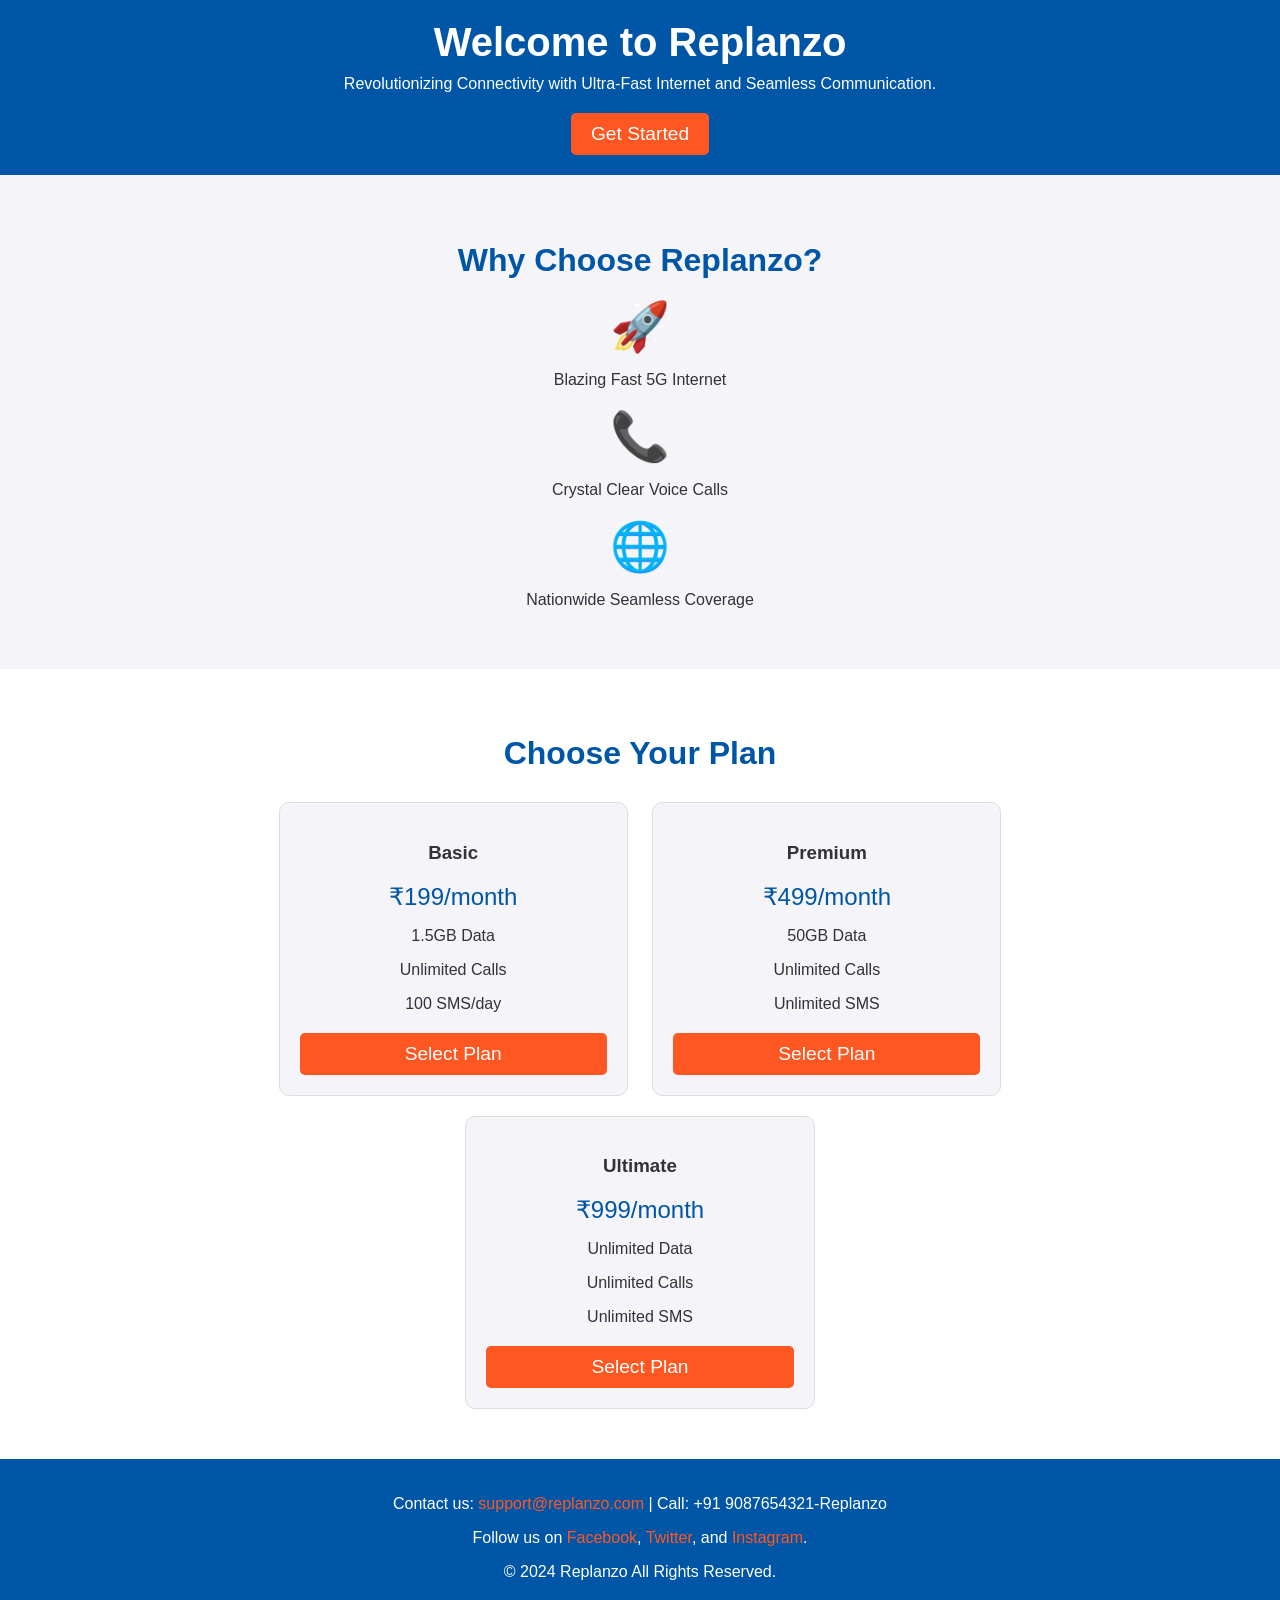
<file: index.html>
<!DOCTYPE html>
<html lang="en">
<head>
    <meta charset="UTF-8">
    <meta name="viewport" content="width=device-width, initial-scale=1.0">
    <title>📞Replanzo - Revolutionizing Connectivity</title>
    <link rel="stylesheet" href="Replanzo.css">
</head>
<body>
<header>
    <h1>Welcome to Replanzo</h1>
    <p>Revolutionizing Connectivity with Ultra-Fast Internet and Seamless Communication.</p>
    <a href="#plans" class="cta-button">Get Started</a>
</header>
<section class="features">
    <h2>Why Choose Replanzo?</h2>
    <div class="feature">
        <span class="feature-icon">&#128640;</span>
        <p>Blazing Fast 5G Internet</p>
    </div>
    <div class="feature">
        <span class="feature-icon">&#128222;</span>
        <p>Crystal Clear Voice Calls</p>
    </div>
    <div class="feature">
        <span class="feature-icon">&#127760;</span>
        <p>Nationwide Seamless Coverage</p>
    </div>
</section>
<section class="pricing" id="plans">
    <h2>Choose Your Plan</h2>
    <div class="pricing-plan">
        <h3>Basic</h3>
        <p class="price">&#8377;199/month</p>
        <p>1.5GB Data</p>
        <p>Unlimited Calls</p>
        <p>100 SMS/day</p>
        <a href="#" class="cta-button">Select Plan</a>
    </div>
    <div class="pricing-plan">
        <h3>Premium</h3>
        <p class="price">&#8377;499/month</p>
        <p>50GB Data</p>
        <p>Unlimited Calls</p>
        <p>Unlimited SMS</p>
        <a href="#" class="cta-button">Select Plan</a>
    </div>
    <div class="pricing-plan">
        <h3>Ultimate</h3>
        <p class="price">&#8377;999/month</p>
        <p>Unlimited Data</p>
        <p>Unlimited Calls</p>
        <p>Unlimited SMS</p>
        <a href="#" class="cta-button">Select Plan</a>
    </div>
</section>

<footer>
    <p>Contact us: <a href="mailto:support@jioking.com">support@replanzo.com</a> | Call: +91 9087654321-Replanzo</p>
    <p>Follow us on <a href="https://www.google.com/search?q=facebook&rlz=1C1VDKB_enIN1075IN1075&oq=face&gs_lcrp=EgZjaHJvbWUqBwgBEAAYjwIyBggAEEUYOTIHCAEQABiPAjIHCAIQABiPAjIHCAMQABiPAjIGCAQQRRg8MgYIBRBFGD0yBggGEEUYPdIBCDI5NTNqMGo3qAIAsAIA&sourceid=chrome&ie=UTF-8">Facebook</a>, <a href="https://twitter.com/i/flow/signup">Twitter</a>, and <a href="https://www.instagram.com/rutu_bharambe/#">Instagram</a>.</p>
    <p>&copy; 2024 Replanzo All Rights Reserved.</p>
</footer>

<script src="Replanzo.js"></script>
</body>
</html>
</file>
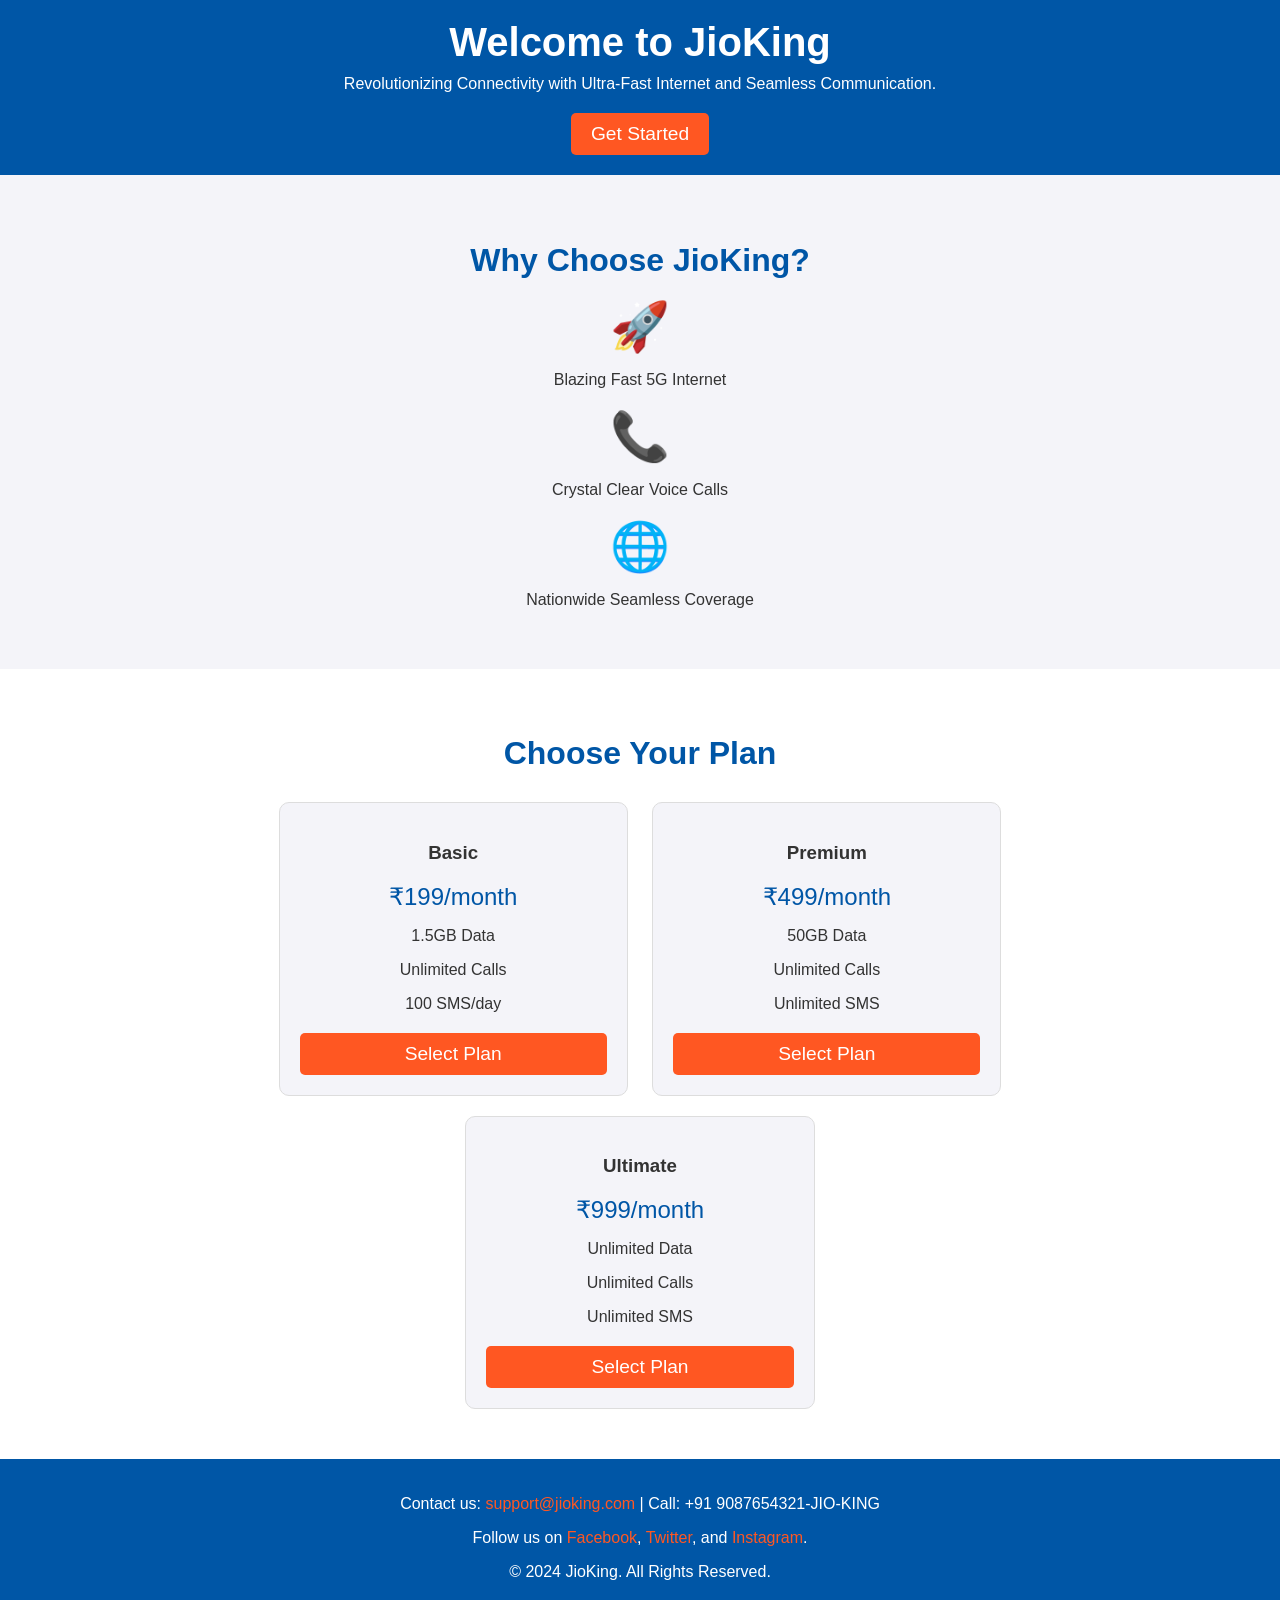
<file: Jioking.html>
<!DOCTYPE html>
<html lang="en">
<head>
    <meta charset="UTF-8">
    <meta name="viewport" content="width=device-width, initial-scale=1.0">
    <title>📞JioKing - Revolutionizing Connectivity</title>
    <link rel="stylesheet" href="jioking.css">
</head>
<body>
<header>
    <h1>Welcome to JioKing</h1>
    <p>Revolutionizing Connectivity with Ultra-Fast Internet and Seamless Communication.</p>
    <a href="#plans" class="cta-button">Get Started</a>
</header>
<section class="features">
    <h2>Why Choose JioKing?</h2>
    <div class="feature">
        <span class="feature-icon">&#128640;</span>
        <p>Blazing Fast 5G Internet</p>
    </div>
    <div class="feature">
        <span class="feature-icon">&#128222;</span>
        <p>Crystal Clear Voice Calls</p>
    </div>
    <div class="feature">
        <span class="feature-icon">&#127760;</span>
        <p>Nationwide Seamless Coverage</p>
    </div>
</section>
<section class="pricing" id="plans">
    <h2>Choose Your Plan</h2>
    <div class="pricing-plan">
        <h3>Basic</h3>
        <p class="price">&#8377;199/month</p>
        <p>1.5GB Data</p>
        <p>Unlimited Calls</p>
        <p>100 SMS/day</p>
        <a href="#" class="cta-button">Select Plan</a>
    </div>
    <div class="pricing-plan">
        <h3>Premium</h3>
        <p class="price">&#8377;499/month</p>
        <p>50GB Data</p>
        <p>Unlimited Calls</p>
        <p>Unlimited SMS</p>
        <a href="#" class="cta-button">Select Plan</a>
    </div>
    <div class="pricing-plan">
        <h3>Ultimate</h3>
        <p class="price">&#8377;999/month</p>
        <p>Unlimited Data</p>
        <p>Unlimited Calls</p>
        <p>Unlimited SMS</p>
        <a href="#" class="cta-button">Select Plan</a>
    </div>
</section>

<footer>
    <p>Contact us: <a href="mailto:support@jioking.com">support@jioking.com</a> | Call: +91 9087654321-JIO-KING</p>
    <p>Follow us on <a href="https://www.google.com/search?q=facebook&rlz=1C1VDKB_enIN1075IN1075&oq=face&gs_lcrp=EgZjaHJvbWUqBwgBEAAYjwIyBggAEEUYOTIHCAEQABiPAjIHCAIQABiPAjIHCAMQABiPAjIGCAQQRRg8MgYIBRBFGD0yBggGEEUYPdIBCDI5NTNqMGo3qAIAsAIA&sourceid=chrome&ie=UTF-8">Facebook</a>, <a href="https://twitter.com/i/flow/signup">Twitter</a>, and <a href="https://www.instagram.com/rutu_bharambe/#">Instagram</a>.</p>
    <p>&copy; 2024 JioKing. All Rights Reserved.</p>
</footer>

<script src="jioking.js"></script>
</body>
</html>
</file>
<file: Replanzo.css>
body {
    font-family: Arial, sans-serif;
    margin: 0;
    padding: 0;
    background-color: #f4f4f9;
    color: #333;
}

header {
    background-color: #0056a6;
    color: #fff;
    padding: 20px 10%;
    text-align: center;
}

header h1 {
    margin: 0;
    font-size: 2.5em;
}

header p {
    margin: 10px 0 0;
}

.cta-button {
    display: inline-block;
    margin-top: 20px;
    padding: 10px 20px;
    background-color: #ff5722;
    color: #fff;
    text-decoration: none;
    border-radius: 5px;
    font-size: 1.2em;
}

.features {
    padding: 40px 10%;
    text-align: center;
}

.features h2 {
    margin-bottom: 20px;
    font-size: 2em;
    color: #0056a6;
}

.feature {
    margin-bottom: 20px;
}

.feature-icon {
    font-size: 3em;
    color: #ff5722;
}

.pricing {
    background-color: #fff;
    padding: 40px 10%;
    text-align: center;
    /*background-image:url("telepic.jpg");*/
}

.pricing h2 {
    margin-bottom: 20px;
    font-size: 2em;
    color: #0056a6;
}

.pricing-plan {
    display: inline-block;
    width: 30%;
    margin: 10px;
    padding: 20px;
    background-color: #f4f4f9;
    border: 1px solid #ddd;
    border-radius: 10px;
}

.pricing-plan h3 {
    color: #333;
}

.pricing-plan .price {
    font-size: 1.5em;
    color: #0056a6;
    margin: 10px 0;
}

.pricing-plan .cta-button 
{
    display: block;
    margin: 20px auto 0;
}

footer 
{
    background-color: #0056a6;
    color: #fff;
    padding: 20px 10%;
    text-align: center;
}

footer a 
{
    color: #ff5722;
    text-decoration: none;
}
</file>
<file: jioking.css>
body {
    font-family: Arial, sans-serif;
    margin: 0;
    padding: 0;
    background-color: #f4f4f9;
    color: #333;
}

header {
    background-color: #0056a6;
    color: #fff;
    padding: 20px 10%;
    text-align: center;
}

header h1 {
    margin: 0;
    font-size: 2.5em;
}

header p {
    margin: 10px 0 0;
}

.cta-button {
    display: inline-block;
    margin-top: 20px;
    padding: 10px 20px;
    background-color: #ff5722;
    color: #fff;
    text-decoration: none;
    border-radius: 5px;
    font-size: 1.2em;
}

.features {
    padding: 40px 10%;
    text-align: center;
}

.features h2 {
    margin-bottom: 20px;
    font-size: 2em;
    color: #0056a6;
}

.feature {
    margin-bottom: 20px;
}

.feature-icon {
    font-size: 3em;
    color: #ff5722;
}

.pricing {
    background-color: #fff;
    padding: 40px 10%;
    text-align: center;
    /*background-image:url("telepic.jpg");*/
}

.pricing h2 {
    margin-bottom: 20px;
    font-size: 2em;
    color: #0056a6;
}

.pricing-plan {
    display: inline-block;
    width: 30%;
    margin: 10px;
    padding: 20px;
    background-color: #f4f4f9;
    border: 1px solid #ddd;
    border-radius: 10px;
}

.pricing-plan h3 {
    color: #333;
}

.pricing-plan .price {
    font-size: 1.5em;
    color: #0056a6;
    margin: 10px 0;
}

.pricing-plan .cta-button 
{
    display: block;
    margin: 20px auto 0;
}

footer 
{
    background-color: #0056a6;
    color: #fff;
    padding: 20px 10%;
    text-align: center;
}

footer a 
{
    color: #ff5722;
    text-decoration: none;
}
</file>
